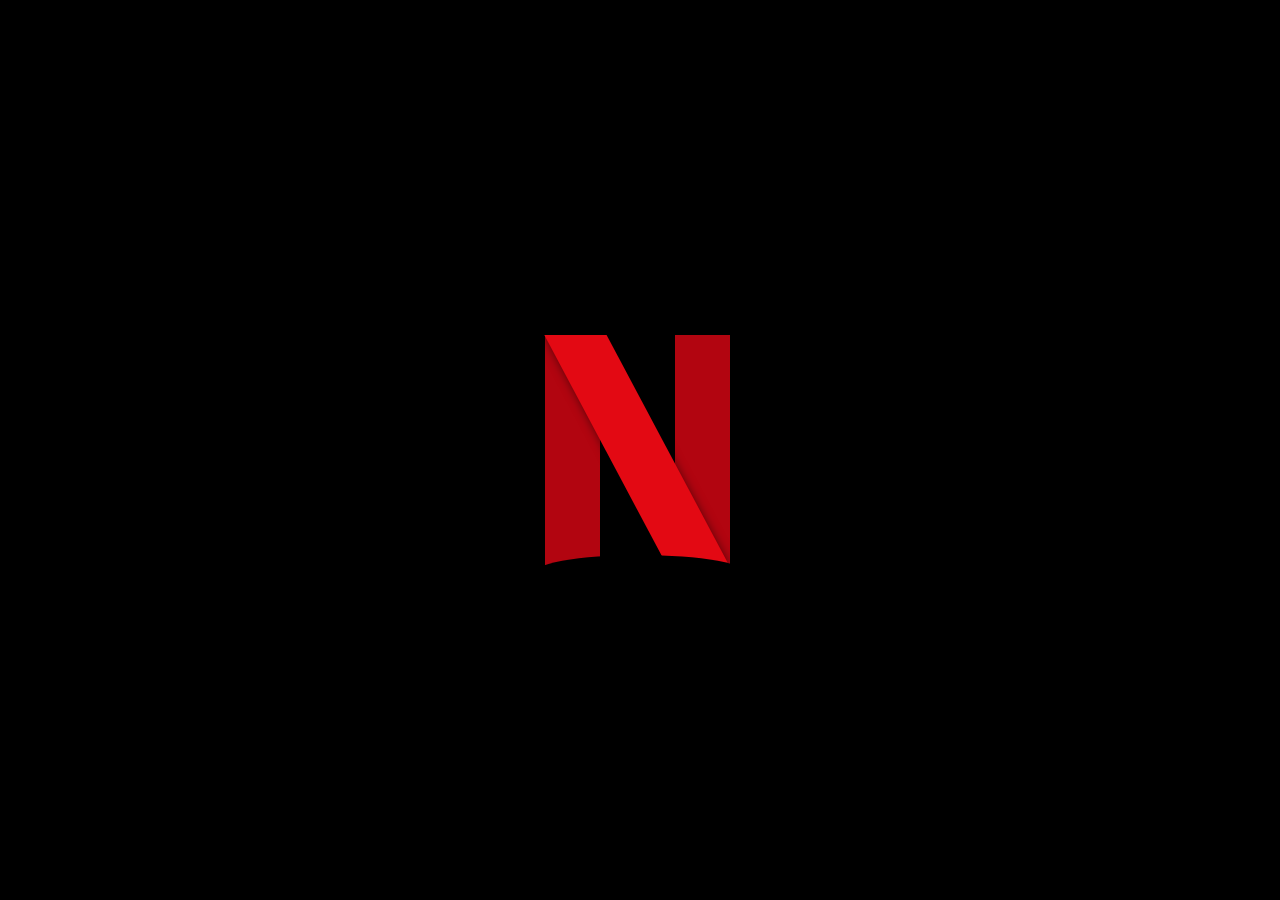
<file: 0313-5 Netflix Logo/index.html>
<!DOCTYPE html>
<html lang="en">

<head>
    <meta charset="UTF-8">
    <meta name="viewport" content="width=device-width, initial-scale=1.0">
    <title>Netflix Logo</title>
    <link rel="stylesheet" href="style.css">
</head>

<body>
    <div class="container">
        <div class="logo"></div>
        <div class="boxes"></div>
    </div>
</body>

</html>
</file>
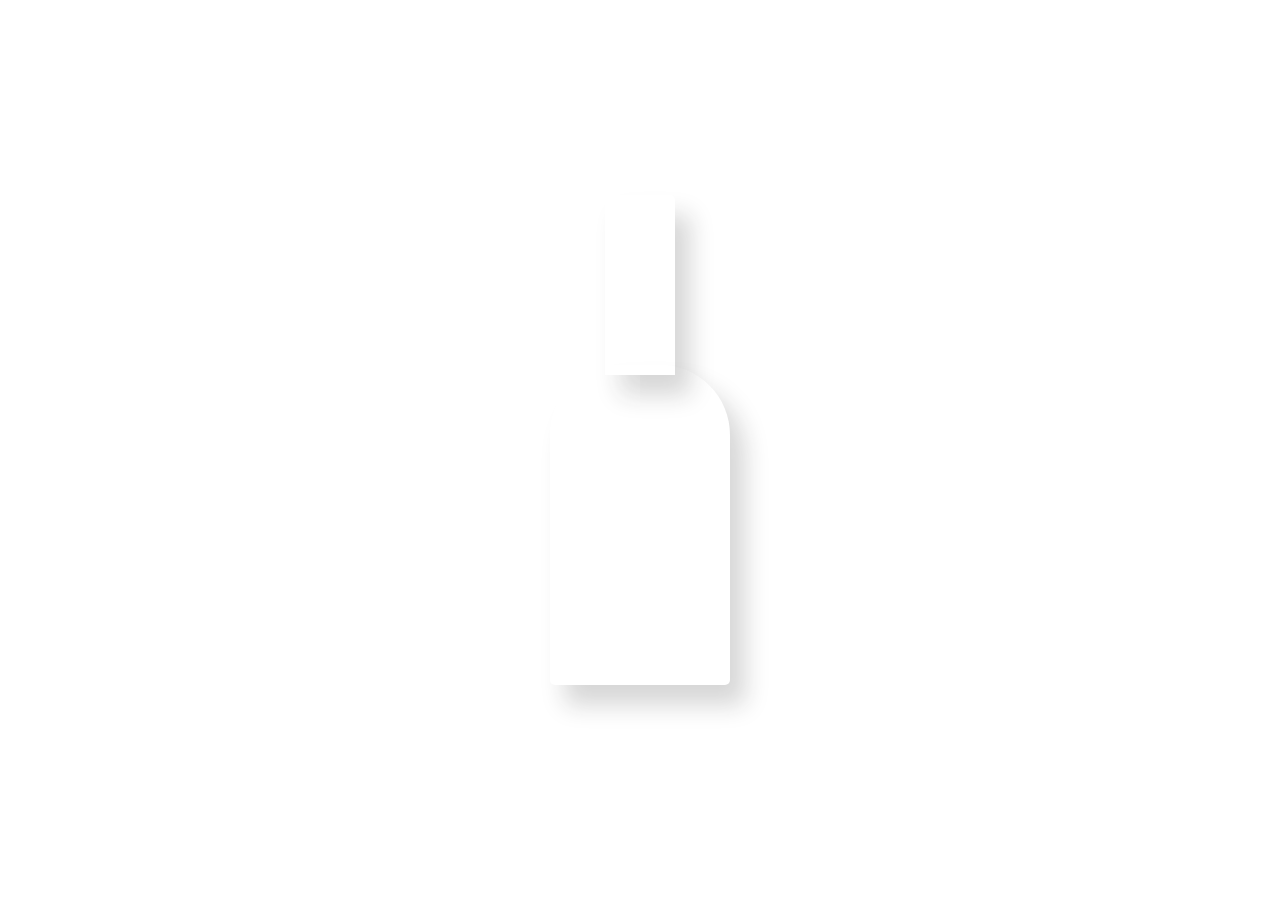
<file: 0314 single Div Art/index.html>
<!DOCTYPE html>
<html lang="en">

<head>
    <meta charset="UTF-8">
    <meta name="viewport" content="width=device-width, initial-scale=1.0">
    <title>Single Div Art</title>
    <link rel="stylesheet" href="style.css">
</head>

<body>
    <div class="bottle"></div>
</body>
</html>
</file>
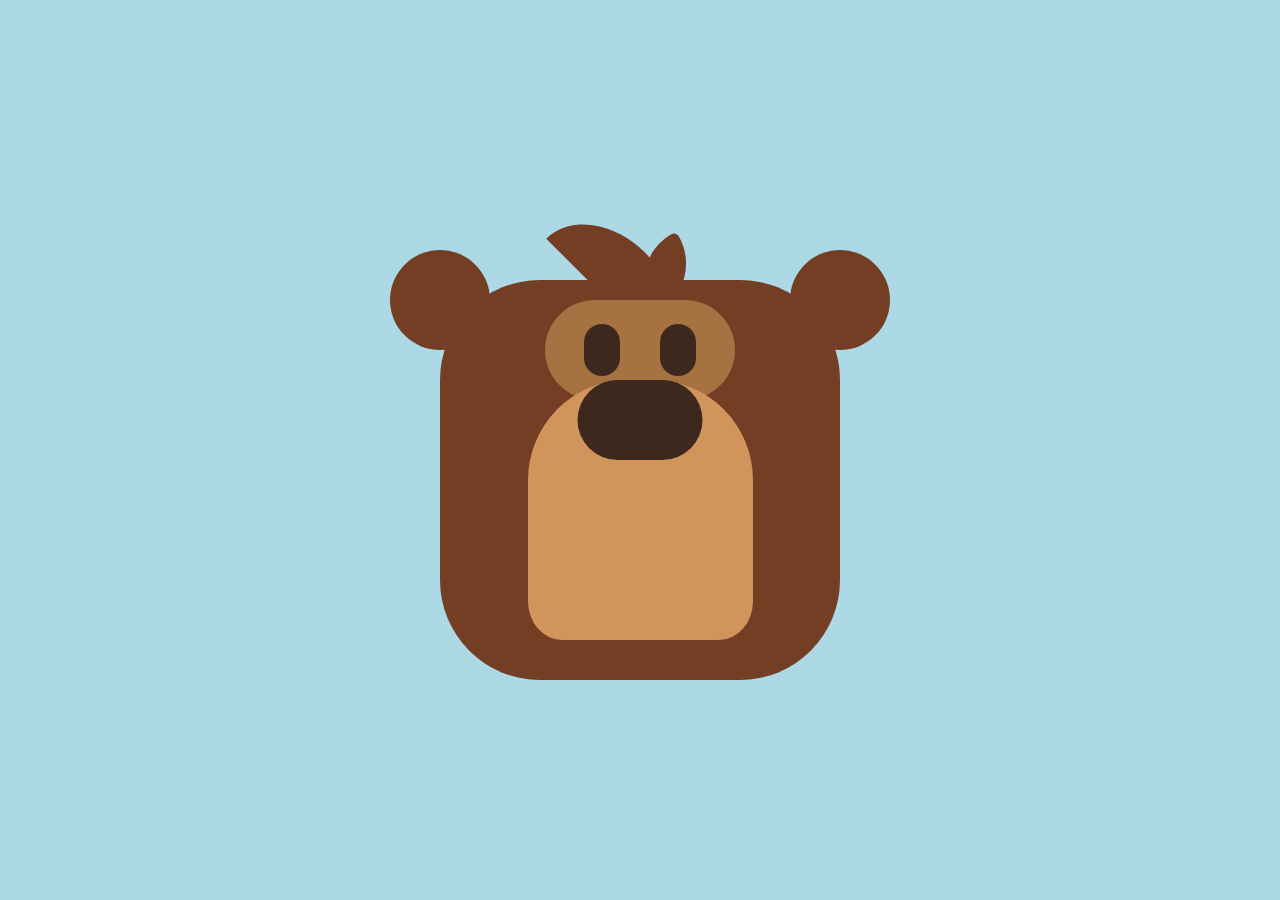
<file: 0513 Bear/index.html>
<!DOCTYPE html>
<html lang="en">
<head>
    <meta charset="UTF-8">
    <meta name="viewport" content="width=device-width, initial-scale=1.0">
    <title>Document</title>
    <link rel="stylesheet" href="style.css">
</head>
<body>
    <div class="container">
        <div class="ears"></div>
        <div class="head">
            <div class="eyes"></div>
            <div class="nose"></div>
        </div>
        <div class="fur"></div>
    </div>
</body>
</html>
</file>
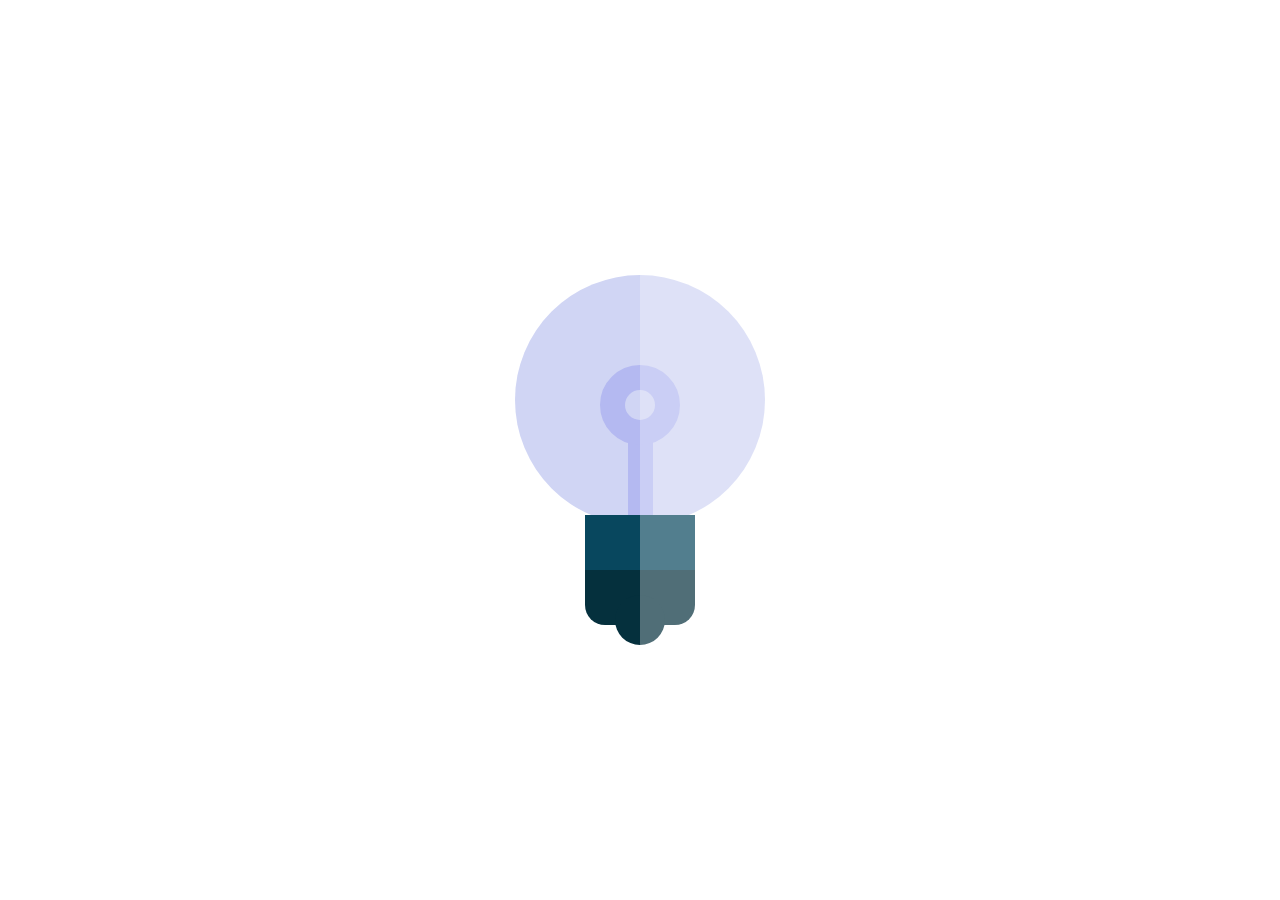
<file: 240318_Checkbox As Bulb/index.html>
<!DOCTYPE html>
<html lang="en">

<head>
    <meta charset="UTF-8">
    <meta name="viewport" content="width=device-width, initial-scale=1.0">
    <title>Checkbox As Bulb</title>
    <link rel="stylesheet" href="style.css">
</head>

<body>
    <input type="checkbox" id="bulb">
    <label for="bubl"></label>
</body>

</html>
</file>
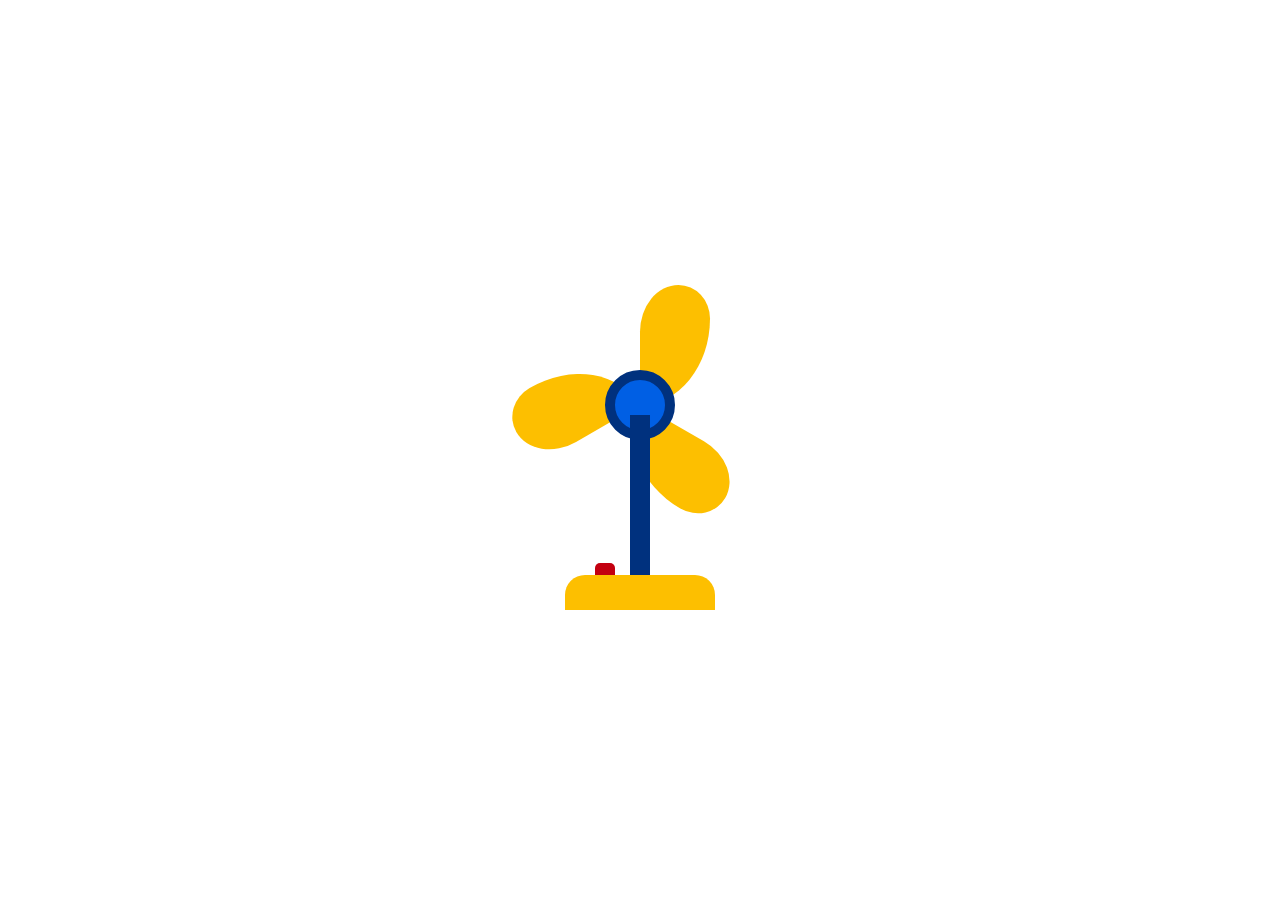
<file: 240319 CSS Working Fan/index.html>
<!DOCTYPE html>
<html lang="en">
<head>
    <meta charset="UTF-8">
    <meta name="viewport" content="width=device-width, initial-scale=1.0">
    <title>Css Working Fan</title>
    <!-- css -->
    <link rel="stylesheet" href="style.css">
</head>
<body>
    <div class="fan">
        <input type="checkbox" id="btn">
        <label for="btn">
            <span></span>
            <span></span>
            <span></span>
        </label>
        <div class="base"></div>
    </div>
</body>
</html>
</file>
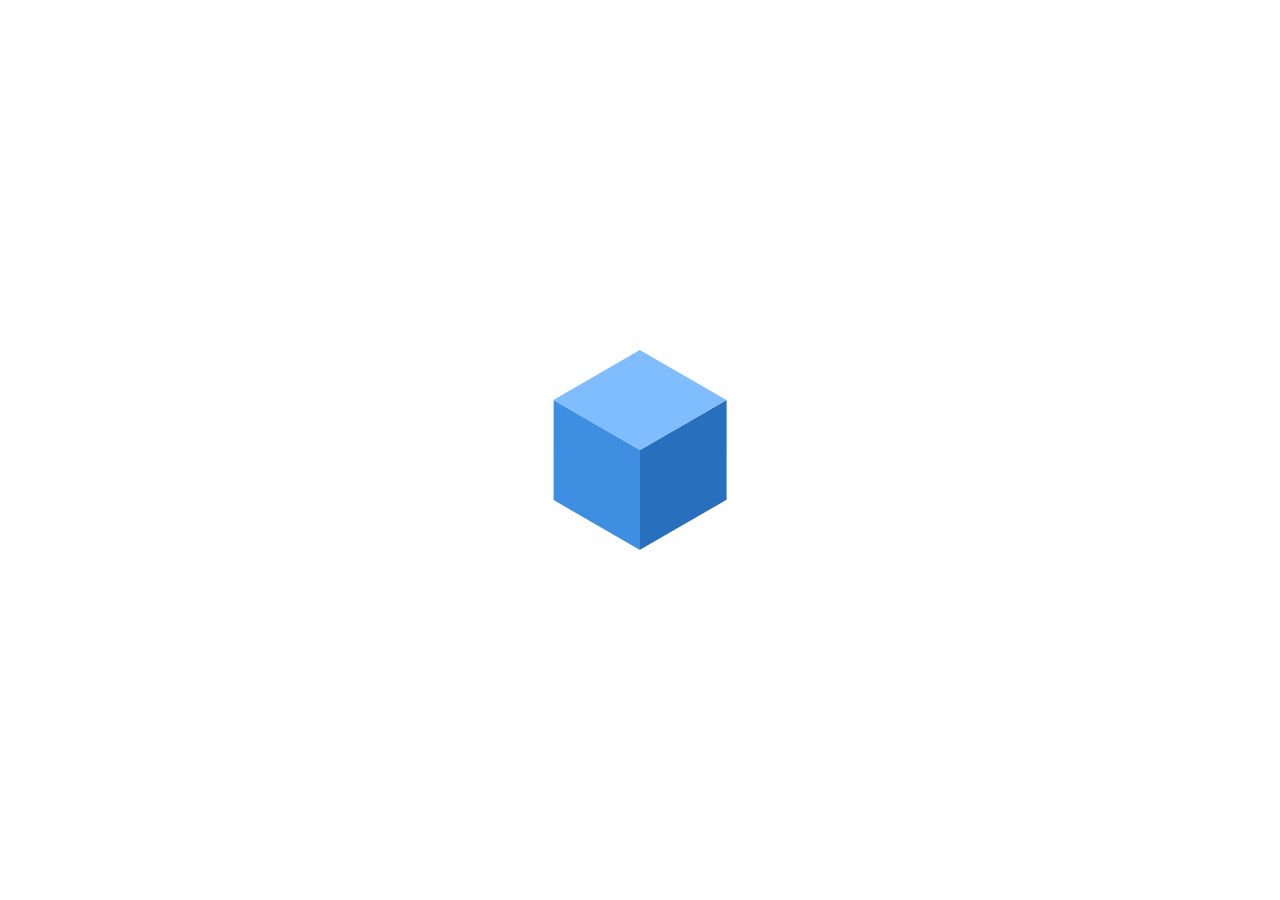
<file: 240321 Isometric Cube/index.html>
<!DOCTYPE html>
<html lang="en">
<head>
    <meta charset="UTF-8">
    <meta name="viewport" content="width=device-width, initial-scale=1.0">
    <title>Isometric Cube</title>
    <link rel="stylesheet" href="style.css">
</head>
<body>
    <div class="container">
        <div class="left"></div>
        <div class="right"></div>
        <div class="top"></div>
    </div>
</body>
</html>
</file>
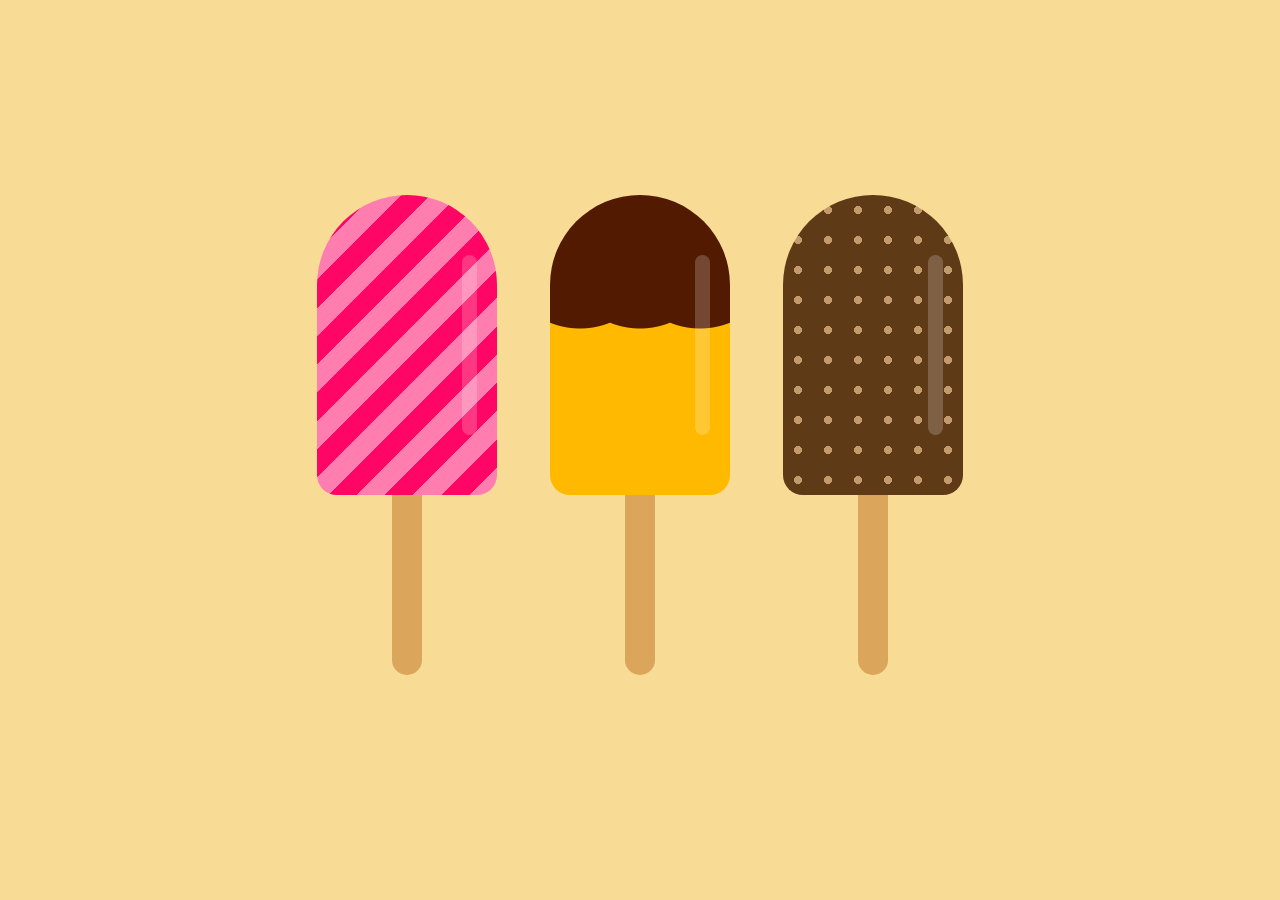
<file: 240326 3 Single Div Popsicles/index.html>
<!DOCTYPE html>
<html lang="en">
<head>
    <meta charset="UTF-8">
    <meta name="viewport" content="width=device-width, initial-scale=1.0">
    <title>Single Div Popsicles</title>
    <link rel="stylesheet" href="style.css">
</head>
<body>
    <div class="container">
        <div class="popsicle popsicle-1"></div>
        <div class="popsicle popsicle-2"></div>
        <div class="popsicle popsicle-3"></div>
    </div>
</body>
</html>
</file>
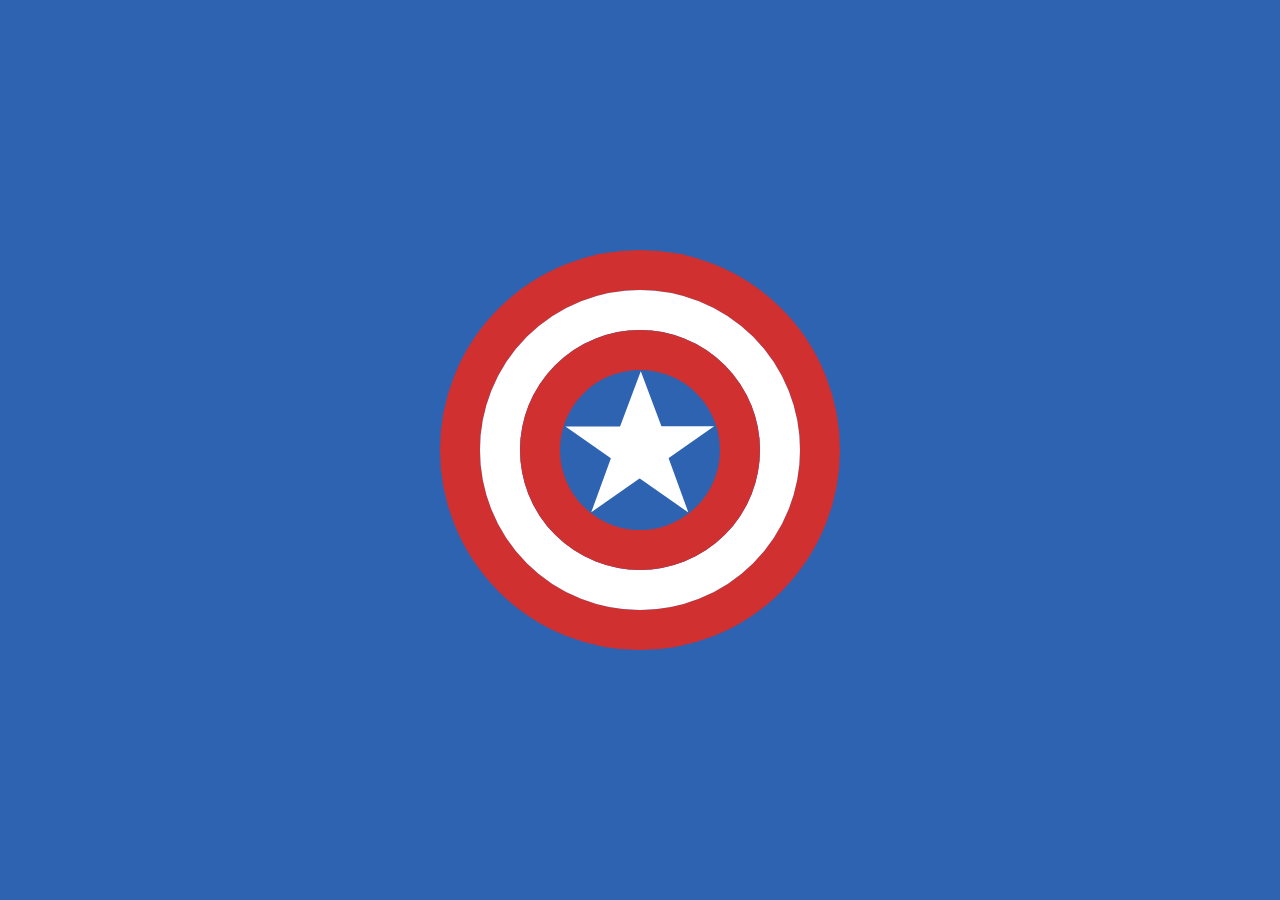
<file: 240422 Captain America/index.html>
<!DOCTYPE html>
<html lang="en">
<head>
    <meta charset="UTF-8">
    <meta name="viewport" content="width=device-width, initial-scale=1.0">
    <title>Captain America Shield</title>
    <link rel="stylesheet" href="style.css">
</head>
<body>
    <div class="shield">
        <div class="star"></div>
    </div>
</body>
</html>
</file>
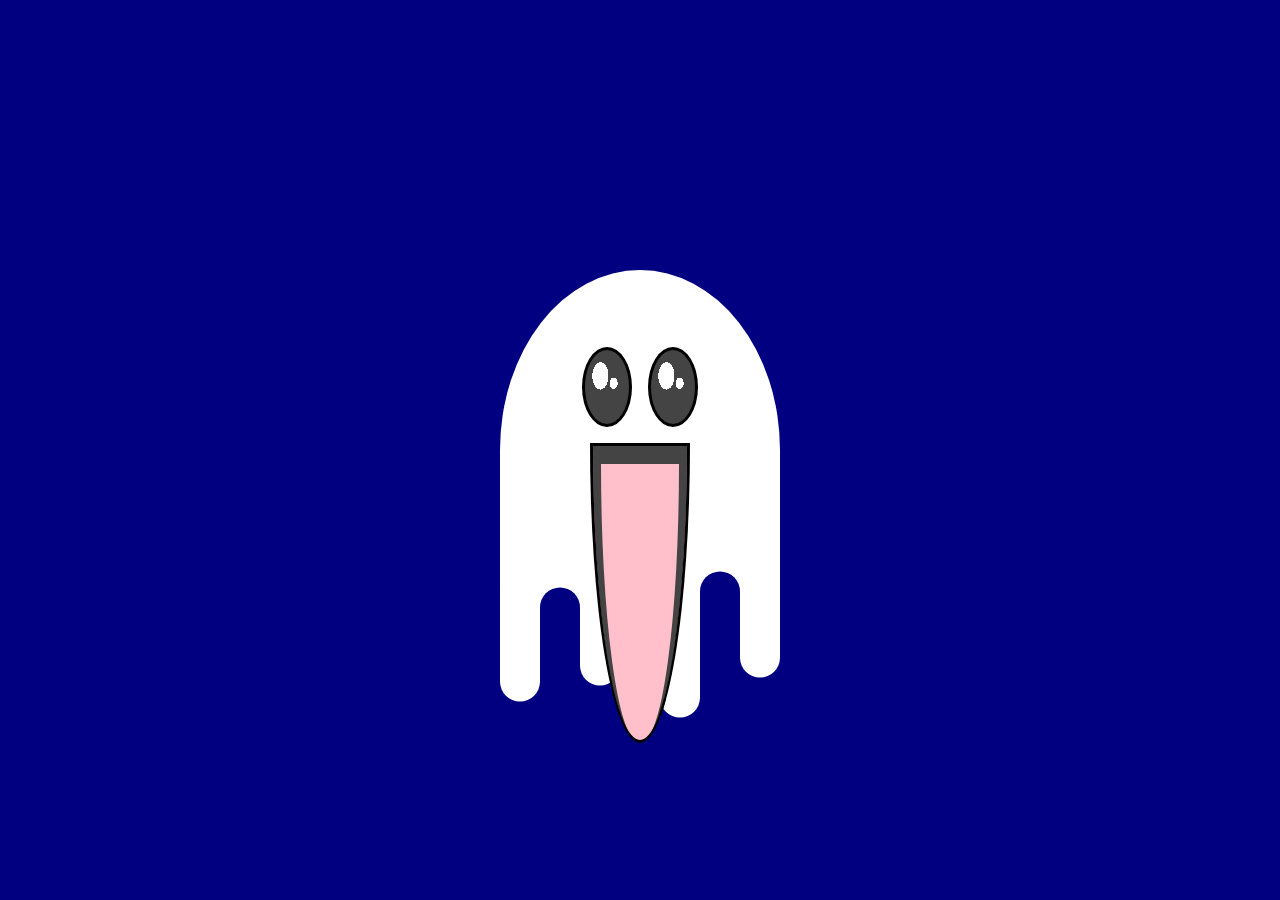
<file: 240423 Ghost/index.html>
<!DOCTYPE html>
<html lang="en">
<head>
    <meta charset="UTF-8">
    <meta name="viewport" content="width=device-width, initial-scale=1.0">
    <title>Ghost</title>
    <link rel="stylesheet" href="style.css">
</head>
<body>
    <div class="container">
        <div class="ghost">
            <div class="face">
                <div class="eyes">
                    <div></div>
                    <div></div>
                </div>
                <div class="smile"></div>
            </div>
        </div>
    </div>
</body>
</html>
</file>
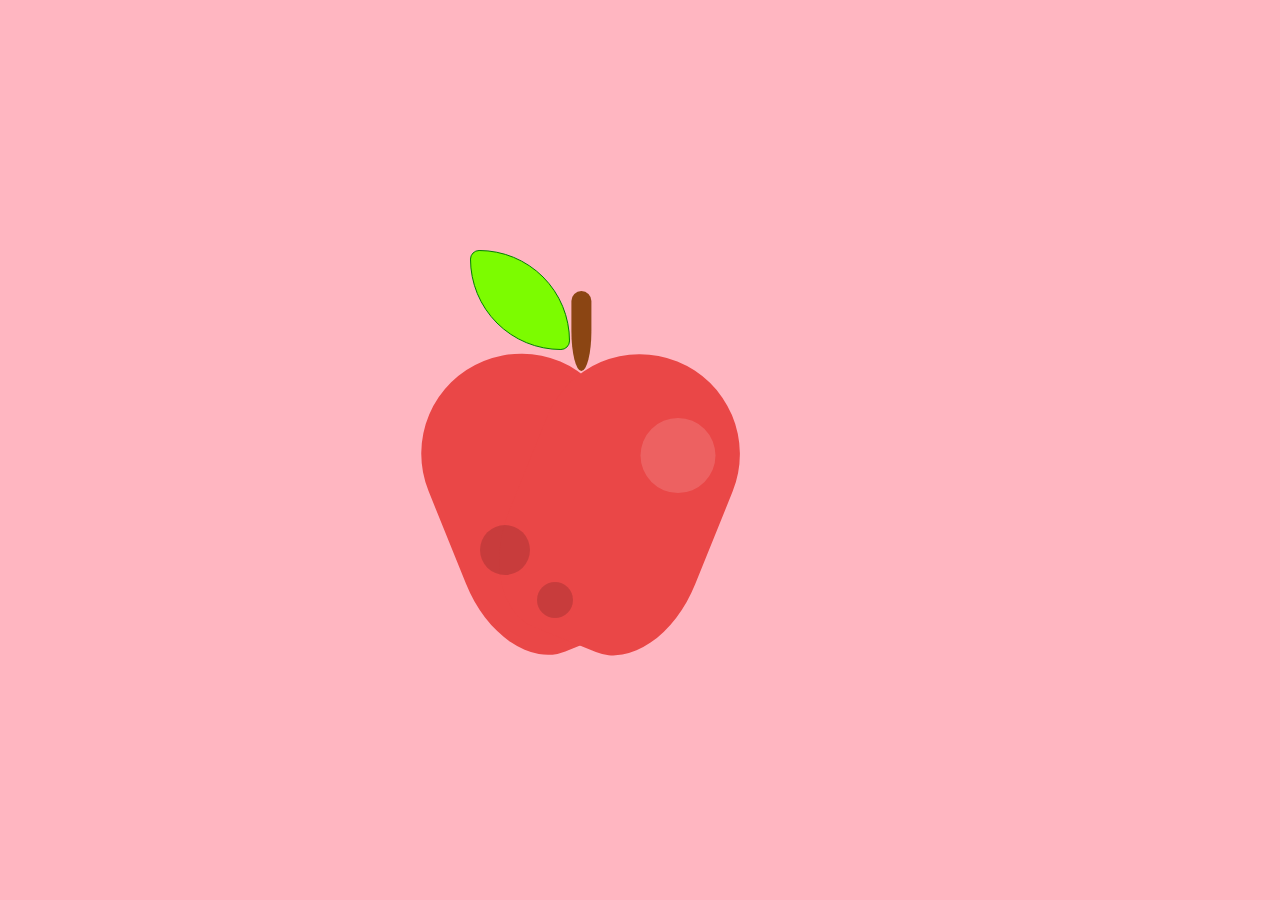
<file: 240426 Apple/index.html>
<!DOCTYPE html>
<html lang="en">
<head>
    <meta charset="UTF-8">
    <meta name="viewport" content="width=device-width, initial-scale=1.0">
    <title>Apple</title>
    <link rel="stylesheet" href="style.css">
</head>
<body>
    <div class="container">
        <div class="leaf"></div>
        <div class="apple">
            <div></div>
            <div></div>
        </div>
    </div>
</body>
</html>
</file>
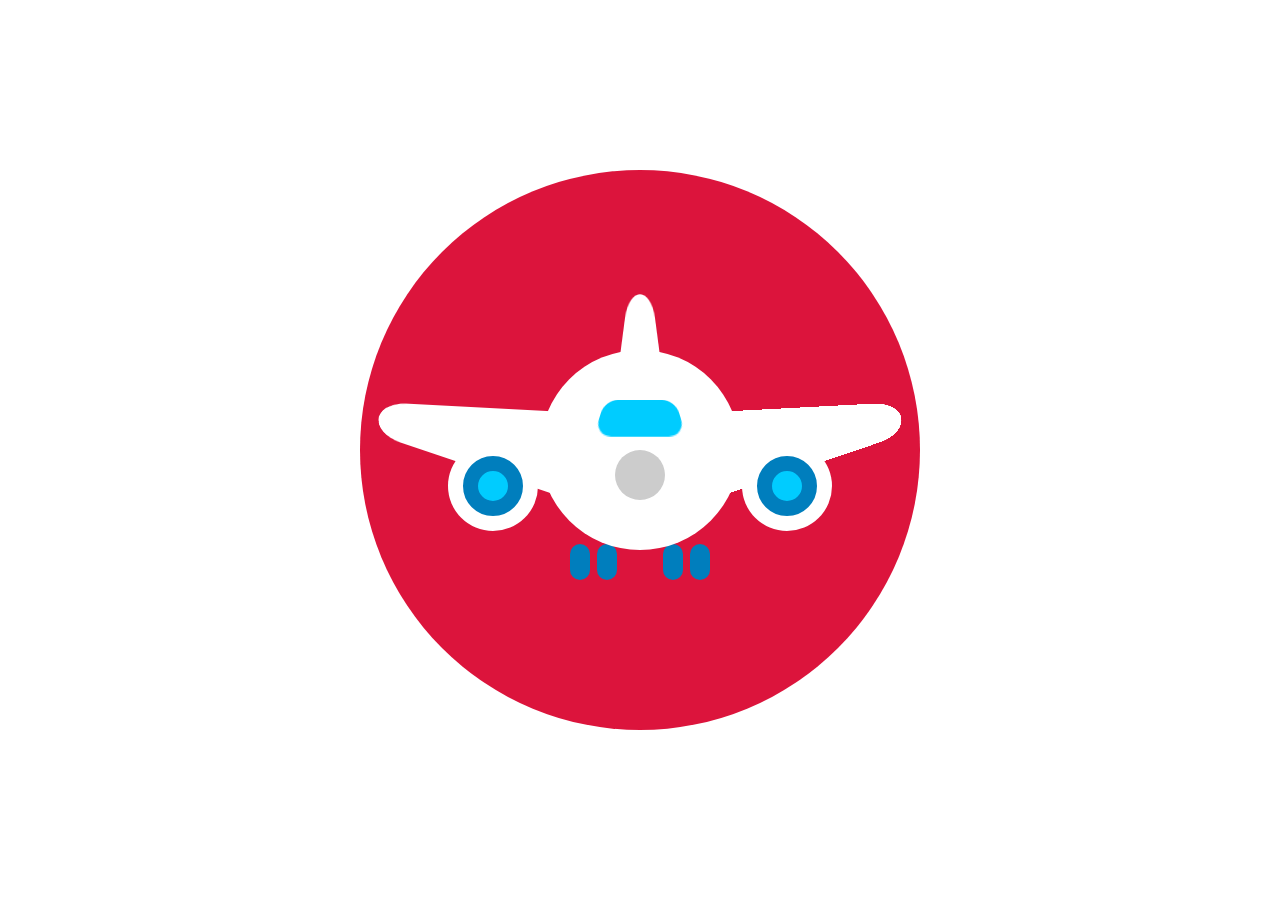
<file: 240521 plane/index.html>
<!DOCTYPE html>
<html lang="en">
<head>
    <meta charset="UTF-8">
    <meta name="viewport" content="width=device-width, initial-scale=1.0">
    <title>Document</title>
    <link rel="stylesheet" href="style.css">
</head>
<body>
    <div class="container">
        <div class="base"></div>
        <div class="asas">
            <div></div>
            <div></div>
        </div>
        <div class="turbinas">
            <div></div>
            <div></div>
        </div>
        <div class="cauda"></div>
        <div class="rodas">
            <div></div>
            <div></div>
            <div></div>
            <div></div>
        </div>
    </div>
</body>
</html>
</file>
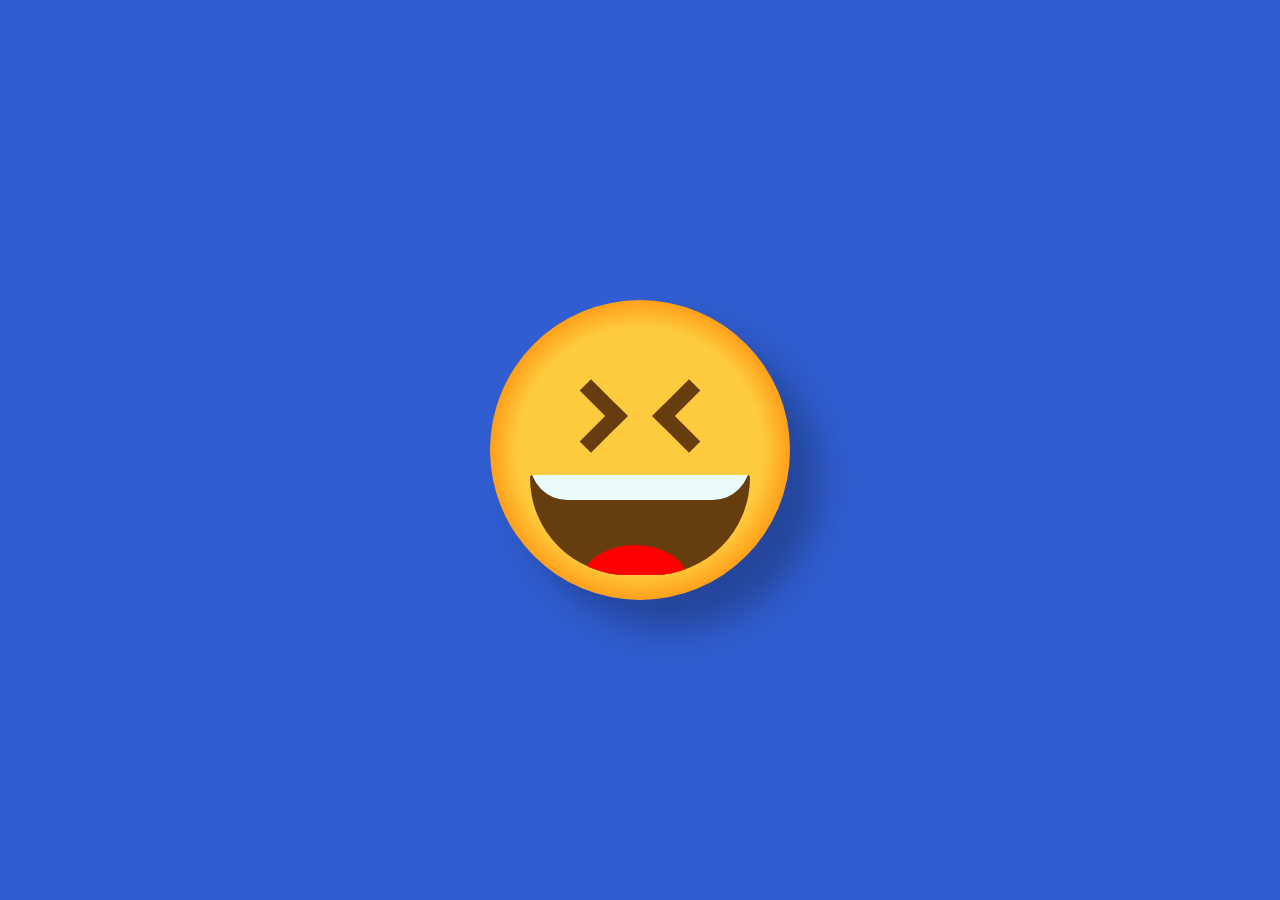
<file: CSS Emoji 복습/index.html>
<!DOCTYPE html>
<html lang="en">
<head>
    <meta charset="UTF-8">
    <meta name="viewport" content="width=device-width, initial-scale=1.0">
    <title>CSS Emoji</title>
    <link rel="stylesheet" href="style.css">
</head>
<body>
    <div class="emoji">
        <div class="eyes">
            <div class="eye left"></div>
            <div class="eye right"></div>
        </div>
        <div class="mouth">
            <div class="teeth"></div>
            <div class="tongue"></div>
        </div>
    </div>
</body>
</html>
</file>
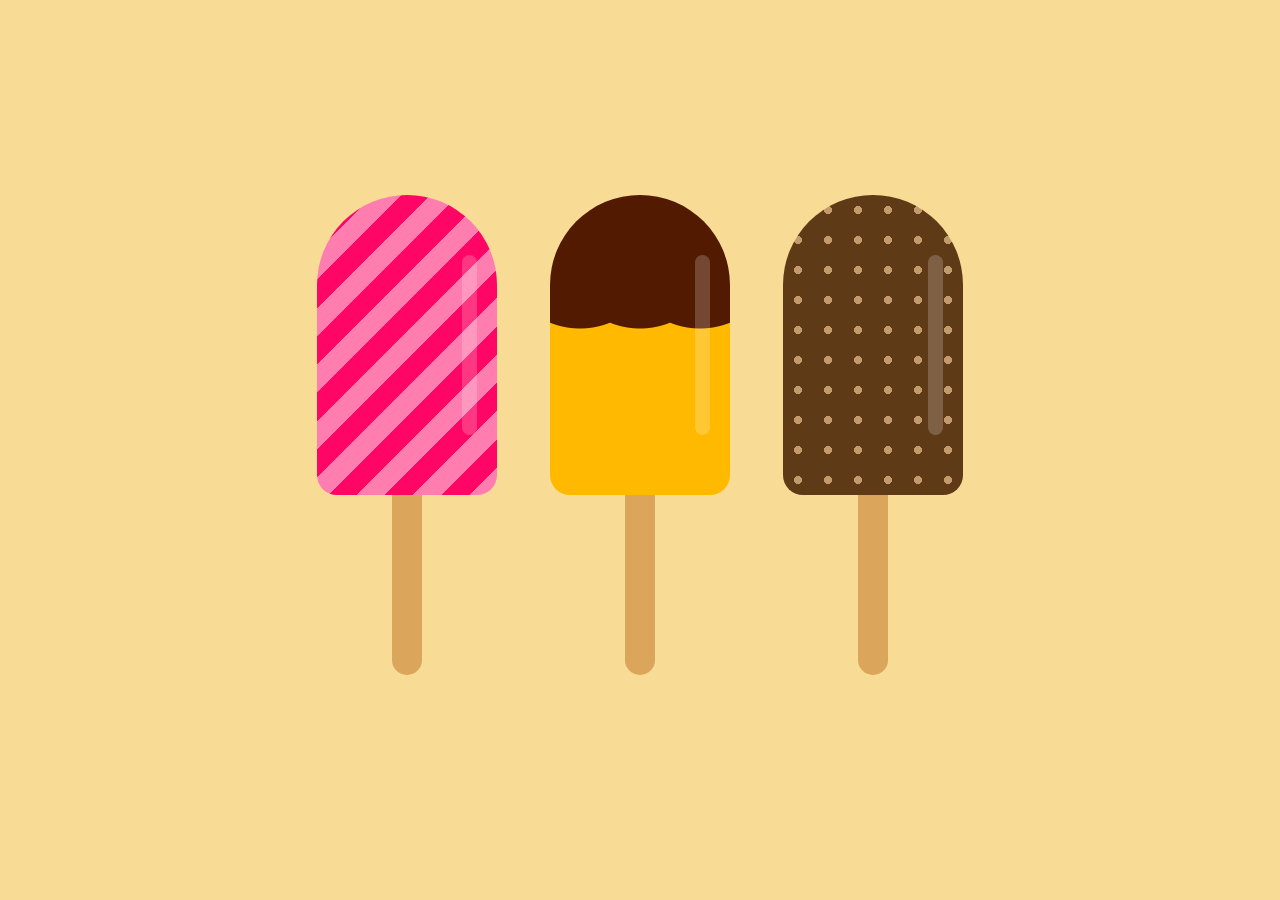
<file: Single Div Popsicles 복습/index.html>
<!DOCTYPE html>
<html lang="en">
<head>
    <meta charset="UTF-8">
    <meta name="viewport" content="width=device-width, initial-scale=1.0">
    <title>Document</title>
    <link rel="stylesheet" href="style.css">
</head>
<body>
    <div class="container">
        <div class="popsicle popsicle-1"></div>
        <div class="popsicle popsicle-2"></div>
        <div class="popsicle popsicle-3"></div>
    </div>
</body>
</html>
</file>
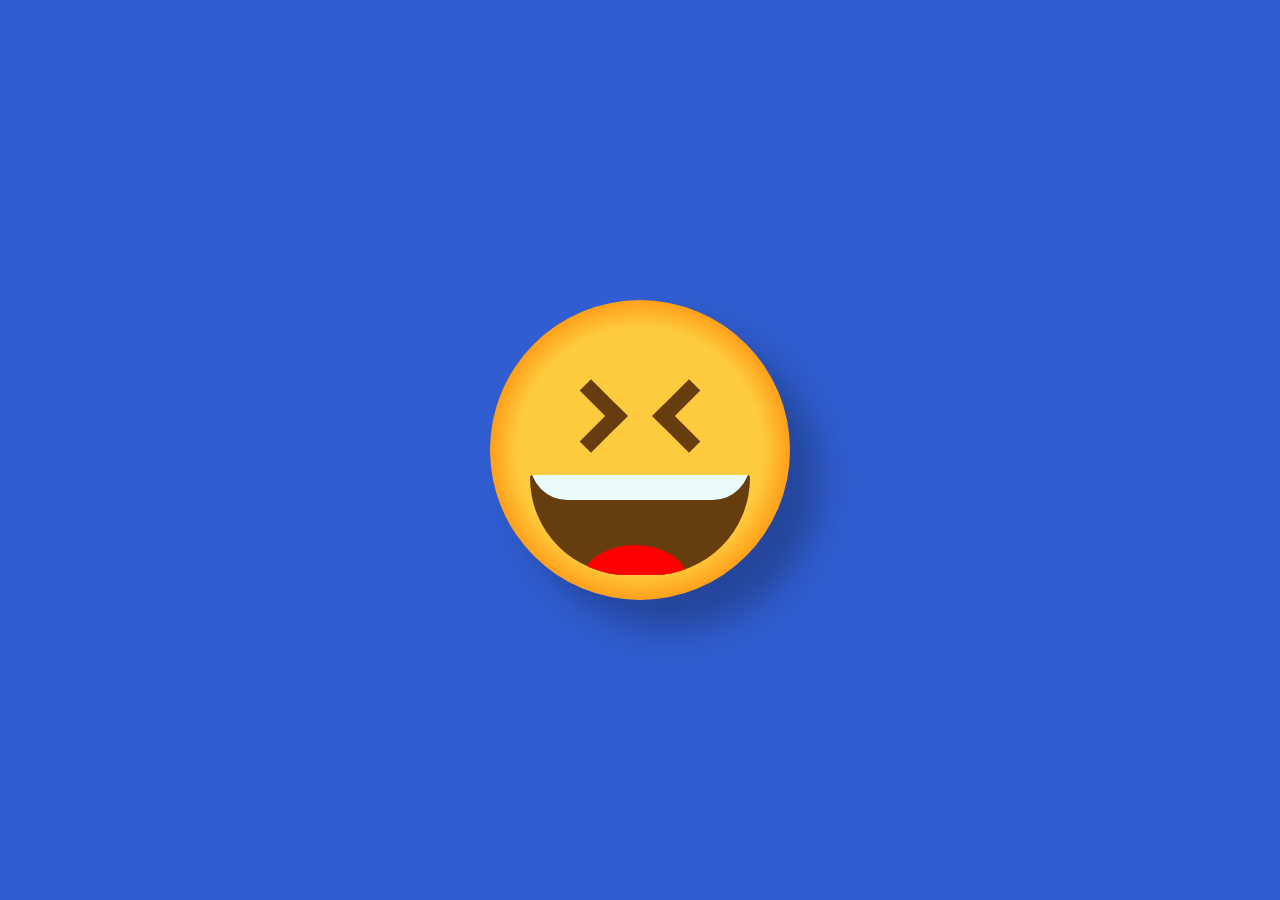
<file: 2024.0325-0329/240325 CSS Emoji/index.html>
<!DOCTYPE html>
<html lang="en">
<head>
    <meta charset="UTF-8">
    <meta name="viewport" content="width=device-width, initial-scale=1.0">
    <title>CSS Emoji</title>
    <link rel="stylesheet" href="style.css">
</head>
<body>
    <div class="emoji">
        <div class="eyes">
            <div class="eye left"></div>
            <div class="eye right"></div>
        </div>
        <div class="mouth">
            <div class="teeth"></div>
            <div class="tongue"></div>
        </div>
        
    </div>
</body>
</html>
</file>
<file: 0313-5 Netflix Logo/style.css>
* {
    padding: 0;
    margin: 0;
    box-sizing: border-box;
}

body {
    background-color: #000000;
}

.container {
    height: 350px;
    width: 350px;
    position: absolute;
    transform: translate(-50%, -50%);
    top: 50%;
    left: 50%;
}

.logo {
    position: absolute;
    background-color: #b20510;
    height: 230px;
    width: 55px;
    left: 80px;
    top: 60px;

}

.logo::before {
    content: "";
    position: absolute;
    background-color: #b20510;
    height: 230px;
    width: 55px;
    left: 130px;
}

.logo::after {
    content: "";
    position: absolute;
    background-color: #e30913;
    height: 300px;
    width: 55px;
    transform: rotate(-28deg);
    left: 62px;
    bottom: -31px;
    box-shadow: 0 0 10px rgba(0, 0, 0, 0.5);
}

.boxes {
    background-color: #000;
    height: 60px;
    width: 100%;
    position: absolute;
}

.boxes::before {
    position: absolute;
    content: "";
    background-color: #000;
    height: 40px;
    width: 220px;
    bottom: -260px;
    margin: auto;
    left: 0;
    right: 0;
    border-radius: 50%;
}
</file>
<file: 0314 single Div Art/style.css>
*,
*::before,
*::after {
    padding: 0;
    margin: 0;
    box-sizing: border-box;
}

.bottle {
    height: 320px;
    width: 180px;
    position: absolute;
    margin: auto;
    left: 0;
    right: 0;
    top: 150px;
    bottom: 0;
    border-radius: 70px 70px 5px 5px;
    background:
        linear-gradient(to right,
            #ffb64c 50px,
            transparent 50px,
            transparent 130px,
            #ffb64c 130px),

        linear-gradient(to bottom,
            #7bb71b 100px,
            #ffb64c 100px,
            #ffb64c 130px,
            #7bb71b 130px,
            #7bb71b 165px,
            #ffb64c 165px,
            #ffb64c 215px,
            #ffb64c 215px,
            #ffb64c 245px,
            #7bb71b 245px,
        );
    background-size: 180px 115px, 100% 100%;
    background-position: 0 100px, 0 0;
    background-repeat: no-repeat, no-repeat;
    box-shadow: 15px 20px 25px rgba(30, 30, 30, 0.18);
}

.bottle::before {
    content: "";
    height: 180px;
    width: 70px;
    position: absolute;
    margin: auto;
    left: 0;
    right: 0;
    top: -170px;
    z-index: -1;
    border-radius: 70px 70px 5px 5px;
    background: linear-gradient(to bottom,
            #df9930 35%,
            #ffb64c 35%,
            #ffb64c 50%,
            #71a517 50%,
            #71a517 70%,
            #7bb71d 70%,
        );
    border-radius: 5px 5px 0 0;
    box-shadow: 15px 20px 25px rgba(30, 30, 30, 0.18);
}

.bottle::after {
    content: "";
    position: absolute;
    height: 490px;
    width: 50%;
    bottom: 0;
    background-color: rgba(255, 255, 255, 0.12);
}
</file>
<file: 240318_Checkbox As Bulb/style.css>
* {
    padding: 0;
    margin: 0;
    box-sizing: border-box;
}

input[type="checkbox"] {
    appearance: none;
    position: absolute;
    display: block;
    height: 250px;
    width: 250px;
    background-color: #d0d5f4;
    transform: translate(-50%, -50%);
    top: calc(50% - 50px);
    left: 50%;
    border-radius: 50%;
    cursor: pointer;
    transition: 0.3s;
}

input[type="checkbox"]::before {
    position: absolute;
    content: "";
    height: 100px;
    width: 25px;
    background-color: #b4b9f1;
    bottom: 0;
    margin: auto;
    left: 0;
    right: 0;

    transition: 0.3s;
}

input[type="checkbox"]:after {
    position: absolute;
    content: "";
    height: 30px;
    width: 30px;
    border: 25px solid #b4b9f1;
    border-radius: 50%;
    margin: auto;
    left: 0;
    right: 0;
    bottom: 80px;

    transition: 0.3s;
}

label {
    position: absolute;
    height: 110px;
    width: 110px;
    background-color: #08475e;
    border-radius: 0 0 20px 20px;
    transform: translate(-50%, -50%);
    left: 50%;
    top: calc(50% + 120px);
    background: linear-gradient(#08475e 50%, #05303d 50%);
    cursor: pointer;
}


label:before {
    position: absolute;
    content: "";
    height: 50px;
    width: 50px;
    background-color: #05303d;
    bottom: -20px;
    margin: auto;
    left: 0;
    right: 0;
    border-radius: 50%;
}

label:after {
    position: absolute;
    content: "";
    height: 500px;
    width: 250px;
    background-color: rgba(255, 255, 255, 0.3);
    bottom: -50px;
    left: 55px;
}

input[type="checkbox"]:checked {
    background-color: #ffd845;
}

input[type="checkbox"]:checked:before {
    background-color: #ff8e00;
}

input[type="checkbox"]:checked:after {
    border: 25px solid #ff8e00;
}
</file>
<file: 240319 CSS Working Fan/style.css>
*,
*::before,
*::after {
    padding: 0;
    margin: 0;
    box-sizing: border-box;
}

.fan {
    height: 350px;
    width: 350px;
    position: absolute;
    margin: auto;
    top: 0;
    bottom: 0;
    left: 0;
    right: 0;
}

label {
    display: block;
    height: 20px;
    width: 20px;
    background-color: black;
    position: absolute;
    margin: 120px auto 0 auto;
    left: 0;
    right: 0;
    border-radius: 50%;
    animation: spin 1s infinite linear;
    animation-play-state: paused;
}

@keyframes spin {
    100% {
        transform: rotate(360deg);
    }
}

label:after {
    content: "";
    position: absolute;
    height: 70px;
    width: 70px;
    background-color: #005fe4;
    border: 10px solid #00317e;
    border-radius: 50%;
    left: -25px;
    bottom: -25px;
}

label span {
    display: block;
    height: 120px;
    width: 70px;
    background-color: #fdbf00;
    border-radius: 55% 45% 100% 0% / 39% 28% 72% 61%;
    position: absolute;
    z-index: -1;
}

span:nth-child(1) {
    bottom: 10px;
    left: 10px;
}

span:nth-child(2) {
    transform: rotate(-120deg);
    left: -95px;
    top: -50px;
}

span:nth-child(3) {
    transform: rotate(-240deg);
    right: -60px;
    top: 10px;
}

.base {
    height: 160px;
    width: 20px;
    background-color: #00317e;
    position: absolute;
    margin: auto;
    left: 0;
    right: 0;
    top: 140px;
    z-index: -1:
}

.base::after {
    content: "";
    position: absolute;
    height: 35px;
    width: 150px;
    background-color: #fdbf00;
    left: -65px;
    top: 160px;
    border-radius: 20px 20px 0 0;

}

input[type="checkbox"] {
    position: absolute;
    -webkit-appearance: none;
    appearance: none;
    height: 12px;
    width: 20px;
    background-color: #c30010;
    position: absolute;
    bottom: 50px;
    left: 130px;
    outline: none;
    cursor: pointer;
    border-radius: 5px 5px 0 0;
}

input[type="checkbox"]:checked {
    height: 8px;
}

input[type="checkbox"]:checked + label {
    animation-play-state: running;
}
</file>
<file: 240321 Isometric Cube/style.css>
*,
*:before,
*::after {
    padding: 0;
    margin: 0;
    box-sizing: border-box;
}

.container {
    height: 0;
    width: 0;
    margin: auto;
    position: absolute;
    top: 0;
    bottom: 0;
    left: 0;
    right: 0;
}

.left {
    height: 100px;
    width: 100px;
    background-color: #3e8fe1;
    transform-origin: 0 0;
    transform: rotate(90deg) skewX(-30deg) scaleY(0.864);
}

.right {
    height: 100px;
    width: 100px;
    background-color: #2870bd;
    transform-origin: 0 0;
    transform: rotate(-30deg) skewX(-30deg) scaleY(0.864);
    position: relative;
    bottom: 100px;
}

.top {
    height: 100px;
    width: 100px;
    background-color: #80bdfe;
    transform-origin: 0 0;
    transform: rotate(210deg) skew(-30deg) scaleY(0.864);
    position: relative;
    bottom: 200px;
}
</file>
<file: 240326 3 Single Div Popsicles/style.css>
* {
    padding: 0;
    margin: 0;
    box-sizing: border-box;
}

body {
    background-color: #f8db94;
}

.container {
    height: 600px;
    width: 700px;
    position: absolute;
    transform: translate(-50%, -50%);
    top: 50%;
    left: 50%;
    display: flex;
    justify-content: space-around;
}

.popsicle {
    width: 180px;
    height: 300px;
    position: relative;
    top: 45px;
    border-radius: 90px 90px 20px 20px;
}

.popsicle:before {
    position: absolute;
    content: "";
    height: 180px;
    width: 15px;
    background-color: rgba(255, 255, 255, 0.2);
    border-radius: 15px;
    right: 20px;
    top: 60px;
}

.popsicle:after {
    position: absolute;
    content: "";
    height: 180px;
    width: 30px;
    background-color: #dba55b;
    top: 300px;
    margin: auto;
    left: 0;
    right: 0;
    border-radius: 0 0 20px 20px;
}

.popsicle-1 {
    background-image: repeating-linear-gradient(
        135deg,
        #ff7eaf 0,
        #ff7eaf 20px,
        #ff0565 20px,
        #ff0565 40px
    );
}

.popsicle-2 {
    background-size: 60px 300px;
    background-image: radial-gradient(
        circle at 30px 53px,
        #521a01 80px,
        #ffba00 81px
    );
}

.popsicle-3{
    background-color: #5e3a16;
    background-image: radial-gradient(
        #c39a6b 4px,
        transparent 4px
    );
    background-size: 30px 30px;
}
</file>
<file: 240422 Captain America/style.css>
*, *::before, *::after{
    padding: 0;
    margin: 0;
    box-sizing: border-box;
}

body{
    display: flex;
    justify-content: center;
    align-items: center;
    height: 100vh;
    background: #2e63b1;
}

.shield{
    width: 400px;
    height: 400px;
    position: fixed;
    background: transparent;
    border: 40px solid #d13030;
    border-radius: 50%;
}

.shield::before{
    content: "";
    position: absolute;
    width: 100%;
    height: 100%;
    background: transparent;
    border: 40px solid #fff;
    border-radius: 50%;
}

.shield::after{
    content: "";
    position: absolute;
    width: 75%;
    height: 75%;
    background: transparent;
    border: 40px solid #d13030;
    border-radius: 50%;
    top: 12.5%;
    left: 12.5%;
}
.star{
    width: 0;
    height: 0;
    position: relative;
    border-left: 100px solid transparent;
    border-bottom: 70px solid #ffffff;
    border-right: 100px solid transparent;
    top: 38.5%;
    left: 62px;
    z-index: 1;
    transform: rotate(35deg) scale(.75);
}

.star::before{
    content: "";
    position: absolute; 
    width: 0;
    height: 0;
    top: 3px;
    left: -105px;
    border-left: 100px solid transparent;
    border-bottom: 70px solid #ffffff;
    border-right: 100px solid transparent;
    transform: rotate(-70deg);
}
.star::after{
    content: "";
    position: absolute;
    width: 0;
    height: 0;
    top: -55px;
    left: -67px;
    transform: rotate(-35deg);
    border-left: 30px solid transparent;
    border-bottom: 80px solid #ffffff;
    border-right: 30px solid transparent;
}
</file>
<file: 240423 Ghost/style.css>
*, *::before, *::after{
    padding: 0;
    margin: 0;
    box-sizing: border-box;
}

body{
    background: navy;
    display: flex;
    justify-content: center;
    align-items: center;
    height: 100vh;
    overflow: hidden;
}

.container {
    width: 400px;
    aspect-ratio: 2/3;

    position: fixed;
    display: flex;
    justify-content: center;
    align-items: center;
}

.ghost {
    position: relative;
    background: white;
    width: 280px;
    height: 60%;
    border-radius: 50% 50% 0 0 ;

    display: flex;
    justify-content: center;
    animation: 3s float infinite ease;
}

@keyframes float {
    50% { transform: translateY(-30px);}
}

.face {
    position: relative;
    height: 140px;
    display: flex;
    flex-direction: column;
    align-items: center;
    transform: translateY(55%);
    gap:1rem;
}

.eyes {
    display: flex;
    justify-content: center;
    gap:1rem;
}

.eyes>div{
    width: 50px;
    height: 80px;
    background-color: #444;
    background-image: radial-gradient(at 35% 35%, white 20%, transparent 20%),
                      radial-gradient(at 65% 45%, white 10%, transparent 10%);
    border-radius: 50%;
    border: 3px solid;
}

.smile{
    background: pink;
    width: 100px;
    aspect-ratio: 1/3;
    border-radius: 0 0 50% 50% / 0 0 100% 100%;
    border: 3px solid;
    box-shadow: inset 0 10px 0 8px #444;
}

.ghost::before{
    content: "";
    position: absolute;
    width: 40px;
    height: 130px;
    background: white;
    border-radius: 40px;
    bottom: 0;
    left: 0;
    transform: translateY(55%);
    box-shadow: 
        calc(40px * 1) 1rem navy,
        calc(40px * 2) -1rem white,
        calc(40px * 3) 2.5rem navy,
        calc(40px * 4) 1rem white,
        calc(40px * 5) 0rem navy,
        calc(40px * 6) -1.5rem white
        ;
        animation: 4s move ease-in-out infinite ;
}

@keyframes move {
    50% {
        box-shadow: 
        calc(40px * 1) 2rem navy,
        calc(40px * 2) 1rem white,
        calc(40px * 3) -0.5rem navy,
        calc(40px * 4) 0rem white,
        calc(40px * 5) 1.5rem navy,
        calc(40px * 6) -0.5rem white
        ;
    }
}
</file>
<file: 240426 Apple/style.css>
*,
*::before,
*::after {
    padding: 0;
    margin: 0;
    box-sizing: border-box;
}

body {
    background: lightpink;
    display: flex;
    justify-content: center;
    align-items: center;
    height: 100vh;
    overflow: hidden;
}

.container {
    width: 400px;
    height: 400px;
    position: relative;
}

.apple {
    position: relative;
    display: flex;
    align-items: center;
    justify-content: center;
}

.apple>div {
    background: #ea4747;
    width: 300px;
    height: 300px;
    border-radius: 150px 150px 50% 50%;
    transform: rotate(22deg) translate(-55%, 15%);
}

.apple>div:first-child {
    transform: rotate(-22deg);
}

.apple::before,
.apple::after {
    content: "";
    position: absolute;
    border-radius: 50%;
}

.apple::before {
    background: #ffffff25;
    width: 75px;
    height: 75px;
    z-index: 2;
    transform: translate(50%, -60%);
}

.apple::after {
    background: #00000025;
    width: 50px;
    height: 50px;
    transform: translate(-270%, 100%);
    box-shadow: 50px 50px 0 -7px #00000025;
}

.leaf {
    background: lawngreen;
    width: 100px;
    height: 100px;
    border-radius: 10% 100%;
    transform: translate(30%);
    border: 1px solid green;
}

.leaf::before {
    content: "";
    position: absolute;
    background: saddlebrown;
    width: 20px;
    height: 80px;
    border-radius: 20px 20px 100% 100%;
    transform: translate(502%, 50%);
}
</file>
<file: 240521 plane/style.css>
*, *::before, *::after{
    margin: 0;
    padding: 0;
    box-sizing: border-box;
}

body{
    display: flex;
    justify-content: center;
    align-items: center;
    height: 100vh;
    overflow: hidden;
}

.container{
    position: fixed;
    width: 560px;
    height: 560px;
    background: crimson;
    display: flex;
    justify-content: center;
    align-items: center;
    border-radius: 50%;
}

.base{
    position: relative;
    width: 200px;
    height: 200px;
    background: #fff;
    border-radius: 50%;
    z-index: 2;
}

.base::before, .base::after{
    content: "";
    position: absolute;
}

.base::before{
    width: 50px;
    height: 50px;
    background: #cccccc;
    border-radius: 50%;
    top: 50%;
    left: 50%;
    transform: translate(-50%);
}

.base::after{
    width: 80px;
    height: 36px;
    background: #00ccff;
    border-radius: 15px;
    transform: translate(-50%, -145%) perspective(5px) rotateX(2.2deg);
    top: 50%;
    left: 50%;
}

.asas{
    display: flex;
    justify-content: space-between;
    align-items: center;
    width: 480px;
    height: 160px;
    z-index: 1;
    position: absolute;
}

.asas div{
    background: #fff;
    width: 200px;
    height: 50px;
    position: absolute;
    top: 22.5%;
}

.asas div:first-child{
    border-radius: 25% 0 0 25% / 50%;
    transform: perspective(5px) rotateY(-1.6deg) rotateZ(11deg);
    left: -12%;
}

.asas div:last-child{
    border-radius: 0 25% 25% 0 / 50%;
    transform: perspective(5px) rotateY(1.6deg) rotateZ(-11deg);
    right: -12%;
}

.turbinas{
    position: absolute;
    display: flex;
    align-items: center;
    justify-content: space-between;
    width: 400px;
    height: 100px;
    z-index: 1;
    top: 47.5%;
}

.turbinas div{
    background: #fff;
    width: 90px;
    height: 90px;
    border-radius: 50%;
    margin: 0 2%;
    display: flex;
    justify-content: center;
    align-items: center;
}

.turbinas div::before{
    content: "";
    background: #00ccff;
    width: 60px;
    height: 60px;
    position: relative;
    border-radius: 50%;
    border: 15px solid #007ebd;
}

.cauda{
    background: #fff;
    width: 30px;
    height: 60px;
    position: absolute;
    z-index: 0;
    left: 50%;
    transform: translate(-50%, -220%) perspective(5px) rotateX(2.5deg);
    border-radius: 50% 50% 0 0;
}

.rodas{
    position: absolute;
    display: flex;
    justify-content: space-between;
    align-items: center;
    width: 140px;
    bottom: 150px;
}

.rodas div{
    background: #007ebd;
    width: 20px;
    height: 36px;
    border-radius: 10px;
}

.rodas div:nth-child(3){
    margin-left: 27%;
}
</file>
<file: CSS Emoji 복습/style.css>
body {
    background-color: #305dcf;
}

.emoji{
    position: absolute;
    top: 50%;
    left: 50%;
    transform: translate(-50%, -50%);
    display: flex;
    flex-direction: column;
    height: 300px;
    width: 300px;
    background-image: radial-gradient(
        #feca3e 58%,
        #ff8000 80%
    );
    border-radius: 50%;
    overflow: hidden;
    box-shadow: 30px 30px 35px rgba(0, 0, 0, 0.25);
}
.eyes{
    display: flex;
}

.eye{
    border: solid #663d0f;
    border-width: 0 16px 16px 0;
    position: absolute;
    padding: 18px;
}

.left {
    transform: rotate(-45deg);
    top: 90px;
    left: 25%;
}
.right {
    transform: rotate(135deg);
    top: 90px;
    right: 25%;
}
.mouth{
    height: 100px;
    width: 220px;
    background-color: #663d0f;
    position: absolute;
    margin: auto;
    left: 0;
    right: 0;
    bottom: 25px;
    overflow: hidden;
    border-radius: 5px 5px 180px 180px;
}

.teeth{
    height: 40px;
    width: 220px;
    background-color: #e9fbfa;
    position: absolute;
    bottom: 75px;
    border-radius: 5px 5px 80px 80px;
}

.tongue{
    height: 70px;
    width: 105px;
    position: absolute;
    background-color: red;
    border-radius: 50%;
    transform: translate(50%);
    top: 70px;
}
</file>
<file: Single Div Popsicles 복습/style.css>
* {
    padding: 0;
    margin: 0;
    box-sizing: border-box;
}
body{
    background-color: #f8db94;
}
.container {
    height: 600px;
    width: 700px;
    position: absolute;
    transform: translate(-50%, -50%);
    top: 50%;
    left: 50%;
    display: flex;
    justify-content: space-around;
}
.popsicle {
    width: 180px;
    height: 300px;
    position: relative;
    top: 45px;
    border-radius: 90px 90px 20px 20px;
}
.popsicle:before {
    position: absolute;
    content: "";
    height: 180px;
    width: 15px;
    background-color: rgba(255, 255, 255, 0.2);
    border-radius: 15px;
    right: 20px;
    top: 60px;
}
.popsicle:after {
    position: absolute;
    content: "";
    height: 180px;
    width: 30px;
    background-color: #dba55b;
    top: 300px;
    margin: auto;
    left: 0;
    right: 0;
    border-radius: 0 0 20px 20px;
}
.popsicle-1 {
    background-image: repeating-linear-gradient(
        135deg,
        #ff7eaf 0,
        #ff7eaf 20px,
        #ff0565 20px,
        #ff0565 40px
    );
}
.popsicle-2 {
    background-size: 60px 300px;
    background-image: radial-gradient(
        circle at 30px 53px,
        #521a01 80px,
        #ffba00 81px
    );
}
.popsicle-3 {
    background-color: #5e3a16;
    background-image: radial-gradient(#c39a6b 4px, transparent 4px);
    background-size: 30px 30px;
}
</file>
<file: 2024.0325-0329/240325 CSS Emoji/style.css>
body {
    background-color: #305dcf;
}

.emoji {
    position: absolute;
    top: 50%;
    left: 50%;
    transform: translate(-50%, -50%);
    display: flex;
    flex-direction: column;
    height: 300px;
    width: 300px;
    background-image: radial-gradient(#feca3e 58%,
            #ff8000 80%);
    border-radius: 50%;
    overflow: hidden;
    box-shadow: 30px 30px 35px rgba(0, 0, 0, 0.25);
}

.eyes {
    display: flex;
}

.eye {
    border: solid #663d0f;
    border-width: 0 16px 16px 0;
    position: absolute;
    padding: 18px;
}

.left {
    transform: rotate(-45deg);
    top: 90px;
    left: 25%;
}

.right {
    transform: rotate(135deg);
    top: 90px;
    right: 25%;
}

.mouth {
    height: 100px;
    width: 220px;
    background-color: #663d0f;
    position: absolute;
    margin: auto;
    left: 0;
    right: 0;
    bottom: 25px;
    overflow: hidden;
    border-radius: 5px 5px 180px 180px;
}

.teeth {
    height: 40px;
    width: 220px;
    background-color: #e9fbfa;
    position: absolute;
    bottom: 75px;
    border-radius: 5px 5px 80px 80px;
}

.tongue {
    height: 70px;
    width: 105px;
    position: absolute;
    background-color: red;
    border-radius: 50%;
    transform: translate(50%);
    top: 70px;
}
</file>
<file: 0513 Bear/style.css>
/* reset */
*,*::before,*::after {
    margin: 0;
    padding: 0;
    box-sizing: border-box;
}

:root {
    --dark: #3d281e;
    --fur: #743e25;
    --light: #a77242;
    --nose: #d1955c;
}

body {
    background-color: lightblue;
    display: flex;
    justify-content: center;
    align-items: center;
    overflow: hidden;
    height: 100vh;
}

.container{
    display: flex;
    flex-direction: column;
    justify-content: center;
    align-items: center;
}

.container, .head, .ears, .eyes, .nose{
    position: relative;
}

.ears::before, .ears::after, .nose::before, .fur::before{
    content: "";
    position: absolute;
}
.head{
    background-color: var(--fur);
    width: 400px;
    height: 400px;
    border-radius: 100px;

    display: flex;
    flex-direction: column;
    align-items: center;
}

.ears{
    width: 500px;
    height: 60px;
    display: flex;
    justify-content: space-between;
    top: 30px;
}

.ears::before, .ears::after{
    width: 100px;
    height: 100px;
    background-color: var(--fur);
    border-radius: 50%;
}

.ears::after{
    right: 0;
}

.eyes{
    width: 190px;
    height: 100px;
    background-color: var(--light);
    border-radius: 100px;
    top: 20px;

    display: flex;
    justify-content: space-evenly;
    align-items: center;
}

.eyes::before, .eyes::after{
    content: "";
    position: relative;
    background-color: var(--dark);
    width: 36px;
    height: 52px;
    border-radius: 36px;
}

.nose{
    width: 225px;
    height: 260px;
    background-color: var(--nose);
    border-radius: 100px 100px 15% 15%;
}

.nose::before{
    width: 125px;
    height: 80px;
    border-radius: 120px;
    background-color: var(--dark);
    left: 50%;
    transform: translate(-50%);
}

.fur{
    position: absolute;
    top: 0;
    background-color: var(--fur);
    width: 160px;
    height: 60px;
    border-radius: 50%/100% 100% 0 0;
    transform: translate(-10%, 40%) rotate(45deg);
    z-index: -1;
}

.fur::before{
    background-color: var(--fur);
    width: 60px;
    height: 60px;
    border-radius: 10% 100%;
    transform: translate(130%, -50%) rotate(15deg);
}
</file>
